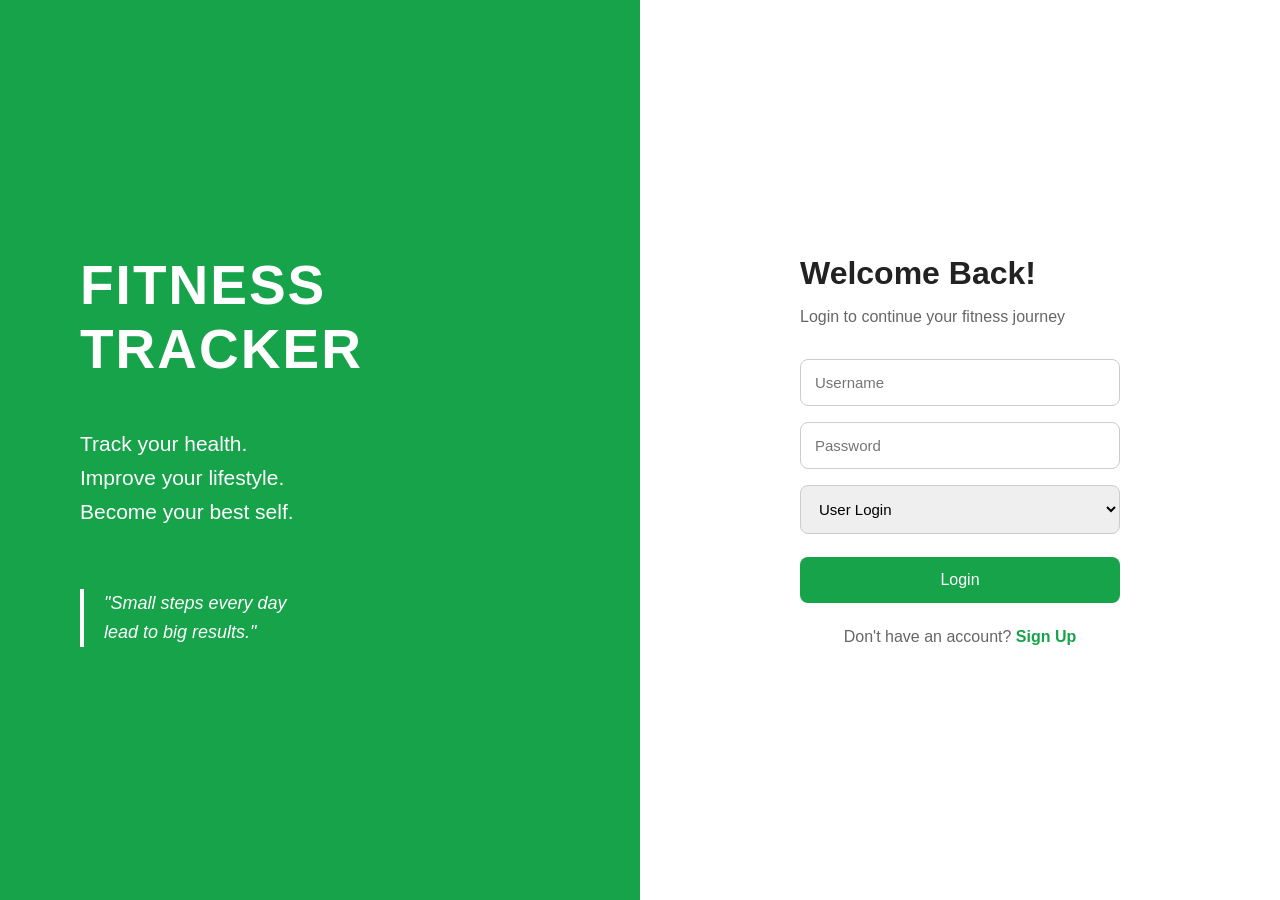
<file: index.html>
<!DOCTYPE html>
<html>
<head>
    <title>Fitness Tracker</title>
    <link rel="stylesheet" href="style.css">
</head>

<body class="login-page">

    <div class="left-side">

        <h1>FITNESS<br>TRACKER</h1>

        <p>
            Track your health.<br>
            Improve your lifestyle.<br>
            Become your best self.
        </p>

        <div class="side-quote">
            "Small steps every day<br>
            lead to big results."
        </div>

    </div>


    <div class="right-side">

        <div class="login-box">

            <h2>Welcome Back!</h2>

            <p>Login to continue your fitness journey</p>

            <input type="text" id="username" placeholder="Username">

            <input type="password" id="password" placeholder="Password">

            <select id="role">
                <option value="user">User Login</option>
                <option value="admin">Admin Login</option>
            </select>

            <button onclick="login()">Login</button>

            <p id="message"></p>

            <p class="signup-text">
                Don't have an account?
                <a href="signup.html">Sign Up</a>
            </p>

        </div>

    </div>


    <script src="script.js"></script>

</body>
</html>
</file>
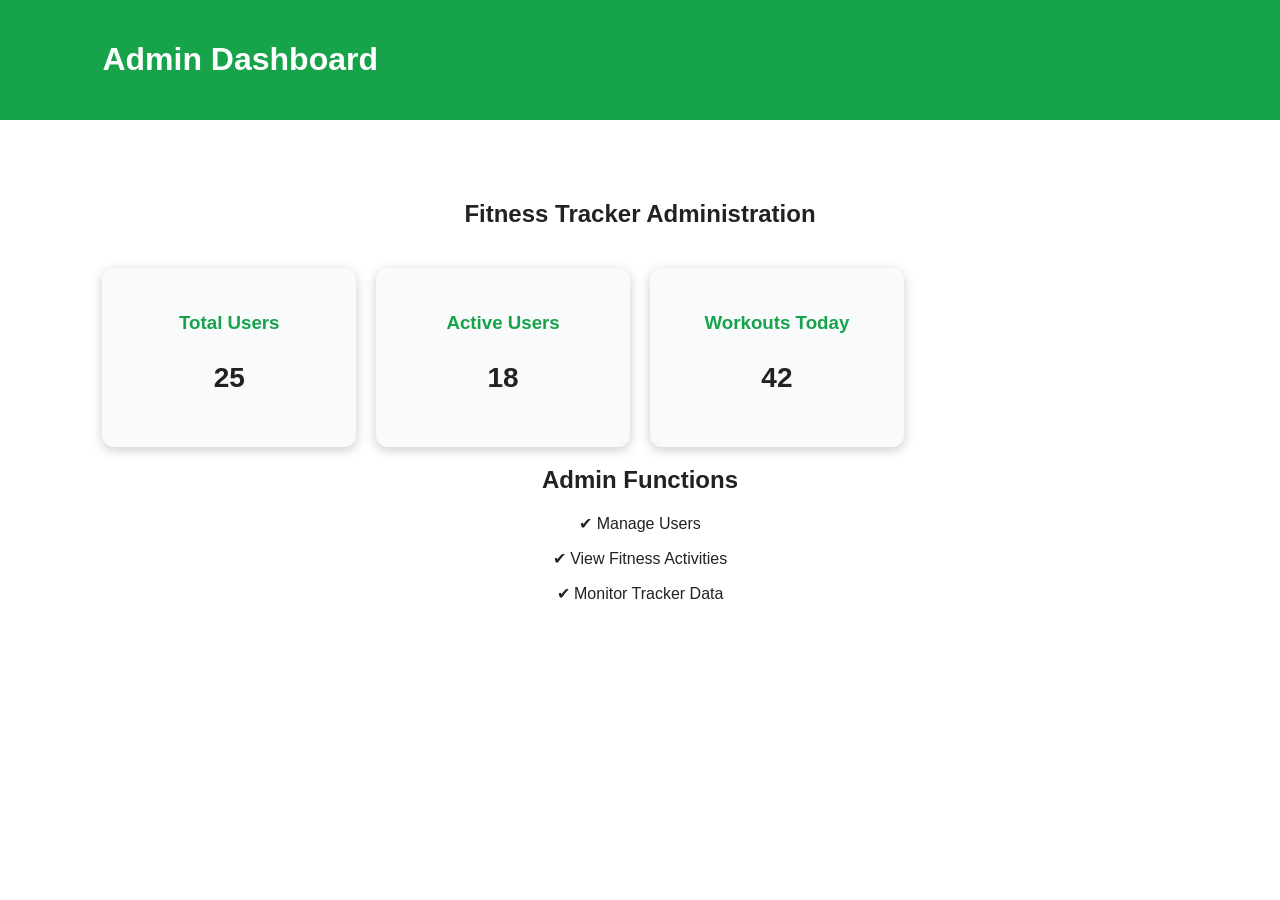
<file: admin.html>
<!DOCTYPE html>
<html>
<head>
    <title>Admin Dashboard</title>
    <link rel="stylesheet" href="style.css">
</head>

<body>

    <header>
        <h1>Admin Dashboard</h1>
    </header>

    <section class="admin">

        <h2>Fitness Tracker Administration</h2>

        <div class="dashboard">

            <div class="card">
                <h3>Total Users</h3>
                <p>25</p>
            </div>

            <div class="card">
                <h3>Active Users</h3>
                <p>18</p>
            </div>

            <div class="card">
                <h3>Workouts Today</h3>
                <p>42</p>
            </div>

        </div>

        <h2>Admin Functions</h2>

        <p>✔ Manage Users</p>
        <p>✔ View Fitness Activities</p>
        <p>✔ Monitor Tracker Data</p>

    </section>

</body>
</html>
</file>
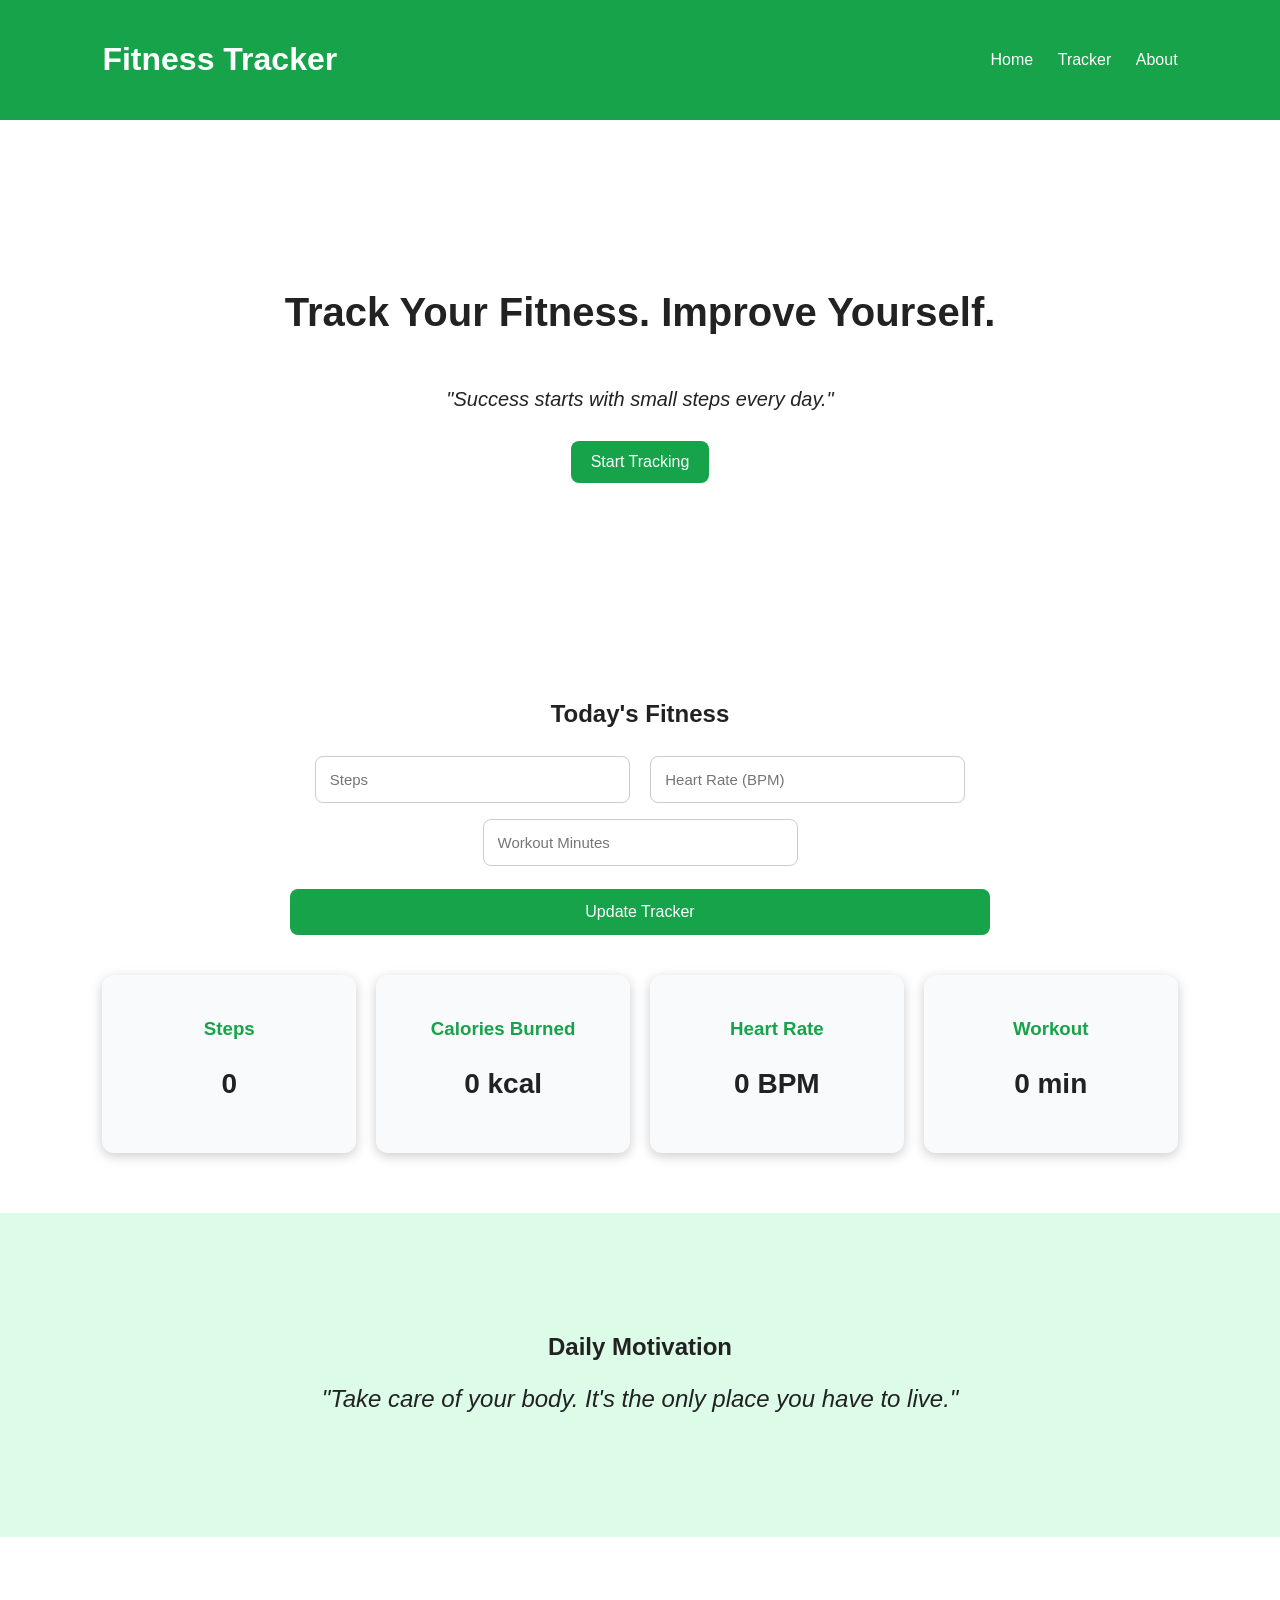
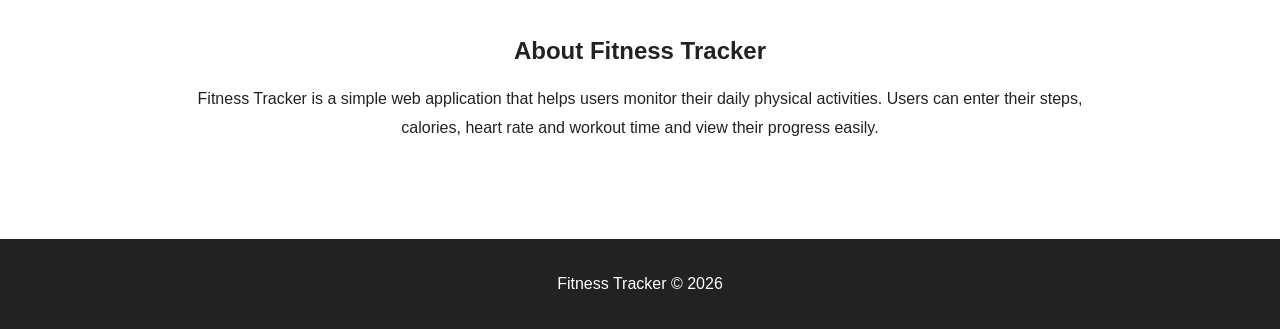
<file: fitness.html>
<!DOCTYPE html>
<html>
<head>
    <meta charset="UTF-8">
    <meta name="viewport" content="width=device-width, initial-scale=1.0">
    <title>Fitness Tracker</title>
    <link rel="stylesheet" href="style.css">
</head>

<body>

    <header>
        <h1>Fitness Tracker</h1>

        <nav>
            <a href="#home">Home</a>
            <a href="#tracker">Tracker</a>
            <a href="#about">About</a>
        </nav>
    </header>


    <section id="home" class="hero">

        <h1>Track Your Fitness. Improve Yourself.</h1>

        <p>
            "Success starts with small steps every day."
        </p>

        <a href="#tracker" class="start-btn">Start Tracking</a>

    </section>


    <section id="tracker">

        <h2>Today's Fitness</h2>

        <div class="input-box">

            <input type="number" id="steps" placeholder="Steps">

            <input type="number" id="heartRate" placeholder="Heart Rate (BPM)">

            <input type="number" id="workout" placeholder="Workout Minutes">

            <button onclick="updateTracker()">Update Tracker</button>

        </div>


        <div class="dashboard">

            <div class="card">
                <h3>Steps</h3>
                <p id="stepResult">0</p>
            </div>

            <div class="card">
                <h3>Calories Burned</h3>
                <p id="calorieResult">0 kcal</p>
            </div>

            <div class="card">
                <h3>Heart Rate</h3>
                <p id="heartResult">0 BPM</p>
            </div>

            <div class="card">
                <h3>Workout</h3>
                <p id="workoutResult">0 min</p>
            </div>

        </div>

    </section>


    <section class="quote">

        <h2>Daily Motivation</h2>

        <p>
            "Take care of your body. It's the only place you have to live."
        </p>

    </section>


    <section id="about" class="about">

        <h2>About Fitness Tracker</h2>

        <p>
            Fitness Tracker is a simple web application that helps users
            monitor their daily physical activities. Users can enter their
            steps, calories, heart rate and workout time and view their
            progress easily.
        </p>

    </section>


    <footer>
        <p>Fitness Tracker © 2026</p>
    </footer>

    <script src="script.js"></script>

</body>
</html>
</file>
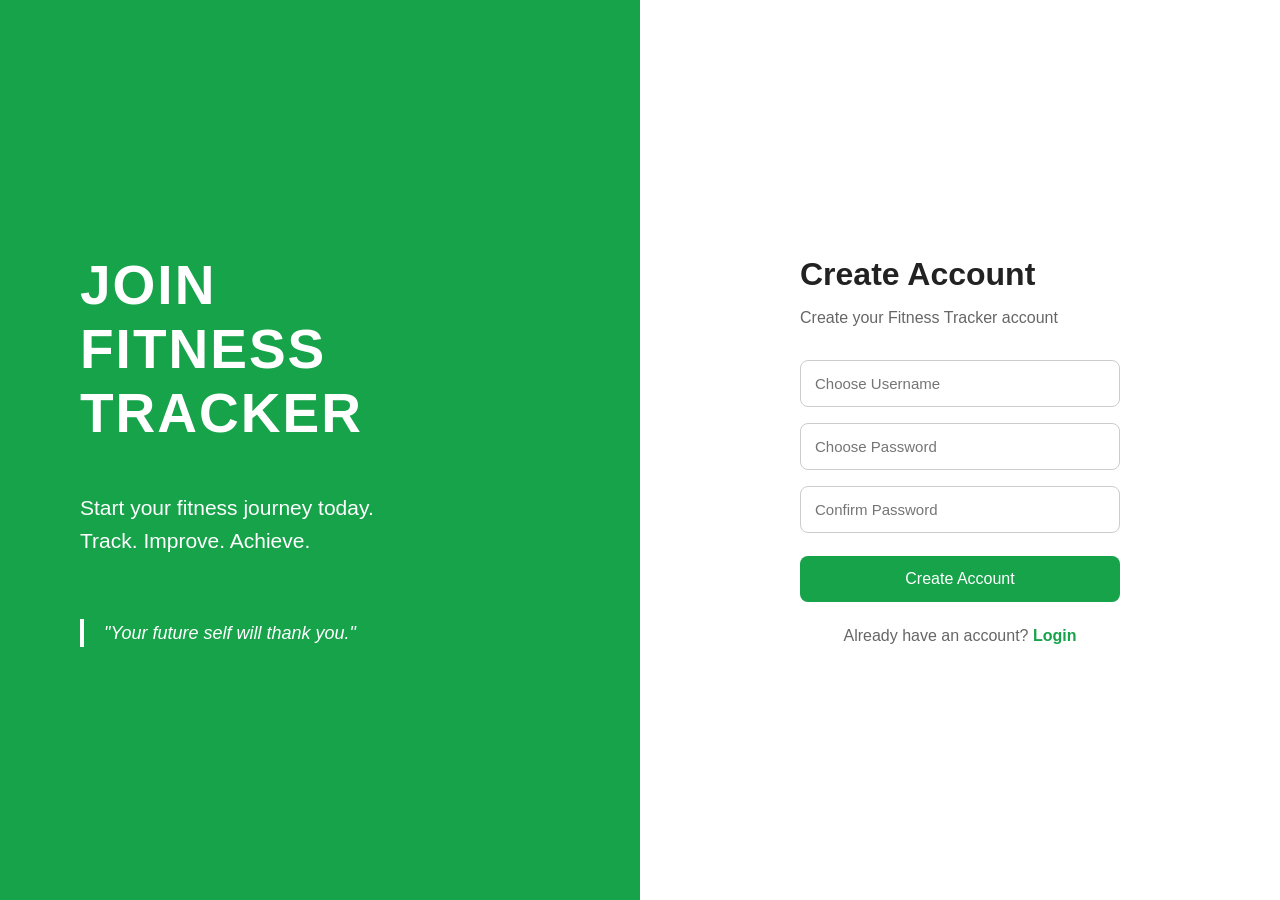
<file: signup.html>
<!DOCTYPE html>
<html>
<head>
    <title>Fitness Tracker - Sign Up</title>
    <link rel="stylesheet" href="style.css">
</head>

<body class="login-page">

    <div class="left-side">

        <h1>JOIN<br>FITNESS<br>TRACKER</h1>

        <p>
            Start your fitness journey today.<br>
            Track. Improve. Achieve.
        </p>

        <div class="side-quote">
            "Your future self will thank you."
        </div>

    </div>


    <div class="right-side">

        <div class="login-box">

            <h2>Create Account</h2>

            <p>Create your Fitness Tracker account</p>

            <input type="text" id="newUsername" placeholder="Choose Username">

            <input type="password" id="newPassword" placeholder="Choose Password">

            <input type="password" id="confirmPassword" placeholder="Confirm Password">

            <button onclick="signup()">Create Account</button>

            <p id="signupMessage"></p>

            <p class="signup-text">
                Already have an account?
                <a href="index.html">Login</a>
            </p>

        </div>

    </div>

    <script src="script.js"></script>

</body>
</html>
</file>
<file: style.css>
* {
    box-sizing: border-box;
    scroll-behavior: smooth;
}

body {
    margin: 0;
    font-family: Arial, sans-serif;
    color: #222;
}


/* =========================
   LOGIN PAGE
========================= */

.login-page {
    display: flex;
    min-height: 100vh;
}


/* GREEN HALF */

.left-side {
    width: 50%;
    background: #16a34a;
    color: white;

    display: flex;
    flex-direction: column;
    justify-content: center;

    padding: 80px;
}

.left-side h1 {
    font-size: 55px;
    margin: 0 0 25px;
    letter-spacing: 2px;
}

.left-side p {
    font-size: 21px;
    line-height: 1.6;
}


/* GREEN SIDE QUOTE */

.side-quote {
    margin-top: 40px;
    padding-left: 20px;

    border-left: 4px solid white;

    background: transparent;
    color: white;

    font-size: 18px;
    font-style: italic;
    line-height: 1.6;
}


/* WHITE HALF */

.right-side {
    width: 50%;
    background: white;

    display: flex;
    justify-content: center;
    align-items: center;
}

.login-box {
    width: 380px;
    padding: 30px;
}

.login-box h2 {
    font-size: 32px;
    margin-bottom: 10px;
}

.login-box > p {
    color: #666;
    margin-bottom: 25px;
}


/* INPUTS */

input,
select {
    width: 100%;
    padding: 14px;
    margin: 8px 0;

    border: 1px solid #ccc;
    border-radius: 8px;

    font-size: 15px;
}


/* BUTTON */

button {
    width: 100%;
    padding: 14px;

    margin-top: 15px;

    background: #16a34a;
    color: white;

    border: none;
    border-radius: 8px;

    font-size: 16px;
    cursor: pointer;
}

button:hover {
    background: #15803d;
}


/* SIGNUP LINK */

.signup-text {
    text-align: center;
    margin-top: 25px;
}

.signup-text a {
    color: #16a34a;
    font-weight: bold;
    text-decoration: none;
}


/* =========================
   FITNESS TRACKER HEADER
========================= */

header {
    background: #16a34a;
    color: white;
    padding: 20px 8%;

    display: flex;
    justify-content: space-between;
    align-items: center;
}

nav a {
    color: white;
    text-decoration: none;
    margin-left: 20px;
}


/* =========================
   HOME SECTION
========================= */

.hero {
    min-height: 500px;

    display: flex;
    flex-direction: column;
    justify-content: center;
    align-items: center;

    text-align: center;
    padding: 40px;
}

.hero h1 {
    font-size: 40px;
}

.hero p {
    font-size: 20px;
    font-style: italic;
}

.start-btn {
    display: inline-block;
    padding: 12px 20px;
    margin-top: 10px;

    background: #16a34a;
    color: white;

    border-radius: 8px;
    text-decoration: none;
}


/* =========================
   TRACKER
========================= */

#tracker {
    padding: 60px 8%;
    text-align: center;
    background: white;
}

.input-box {
    max-width: 700px;
    margin: auto;
}

.input-box input {
    width: 45%;
    margin: 8px;
}


/* DASHBOARD GRID */

.dashboard {
    display: grid;
    grid-template-columns: repeat(4, 1fr);
    gap: 20px;

    margin-top: 40px;
}

.card {
    background: #f8fafc;
    padding: 25px;

    border-radius: 12px;

    box-shadow: 0 3px 12px #ccc;
}

.card h3 {
    color: #16a34a;
}

.card p {
    font-size: 28px;
    font-weight: bold;
}


/* =========================
   MOTIVATION QUOTE
========================= */

.quote {
    padding: 100px 20px;

    text-align: center;

    background: #dcfce7;
}

.quote p {
    font-size: 24px;
    font-style: italic;
}


/* =========================
   ABOUT
========================= */

.about {
    padding: 80px 15%;

    text-align: center;

    background: white;
}

.about p {
    line-height: 1.8;
}


/* =========================
   ADMIN
========================= */

.admin {
    padding: 60px 8%;

    text-align: center;
}


/* =========================
   FOOTER
========================= */

footer {
    background: #222;
    color: white;

    text-align: center;

    padding: 20px;
}


/* =========================
   MOBILE
========================= */

@media (max-width: 700px) {

    .login-page {
        flex-direction: column;
    }

    .left-side,
    .right-side {
        width: 100%;
    }

    .left-side {
        padding: 50px 30px;
    }

    .left-side h1 {
        font-size: 40px;
    }

    .dashboard {
        grid-template-columns: 1fr;
    }

    .input-box input {
        width: 90%;
    }

    header {
        flex-direction: column;
    }

    .hero h1 {
        font-size: 28px;
    }
}
</file>
